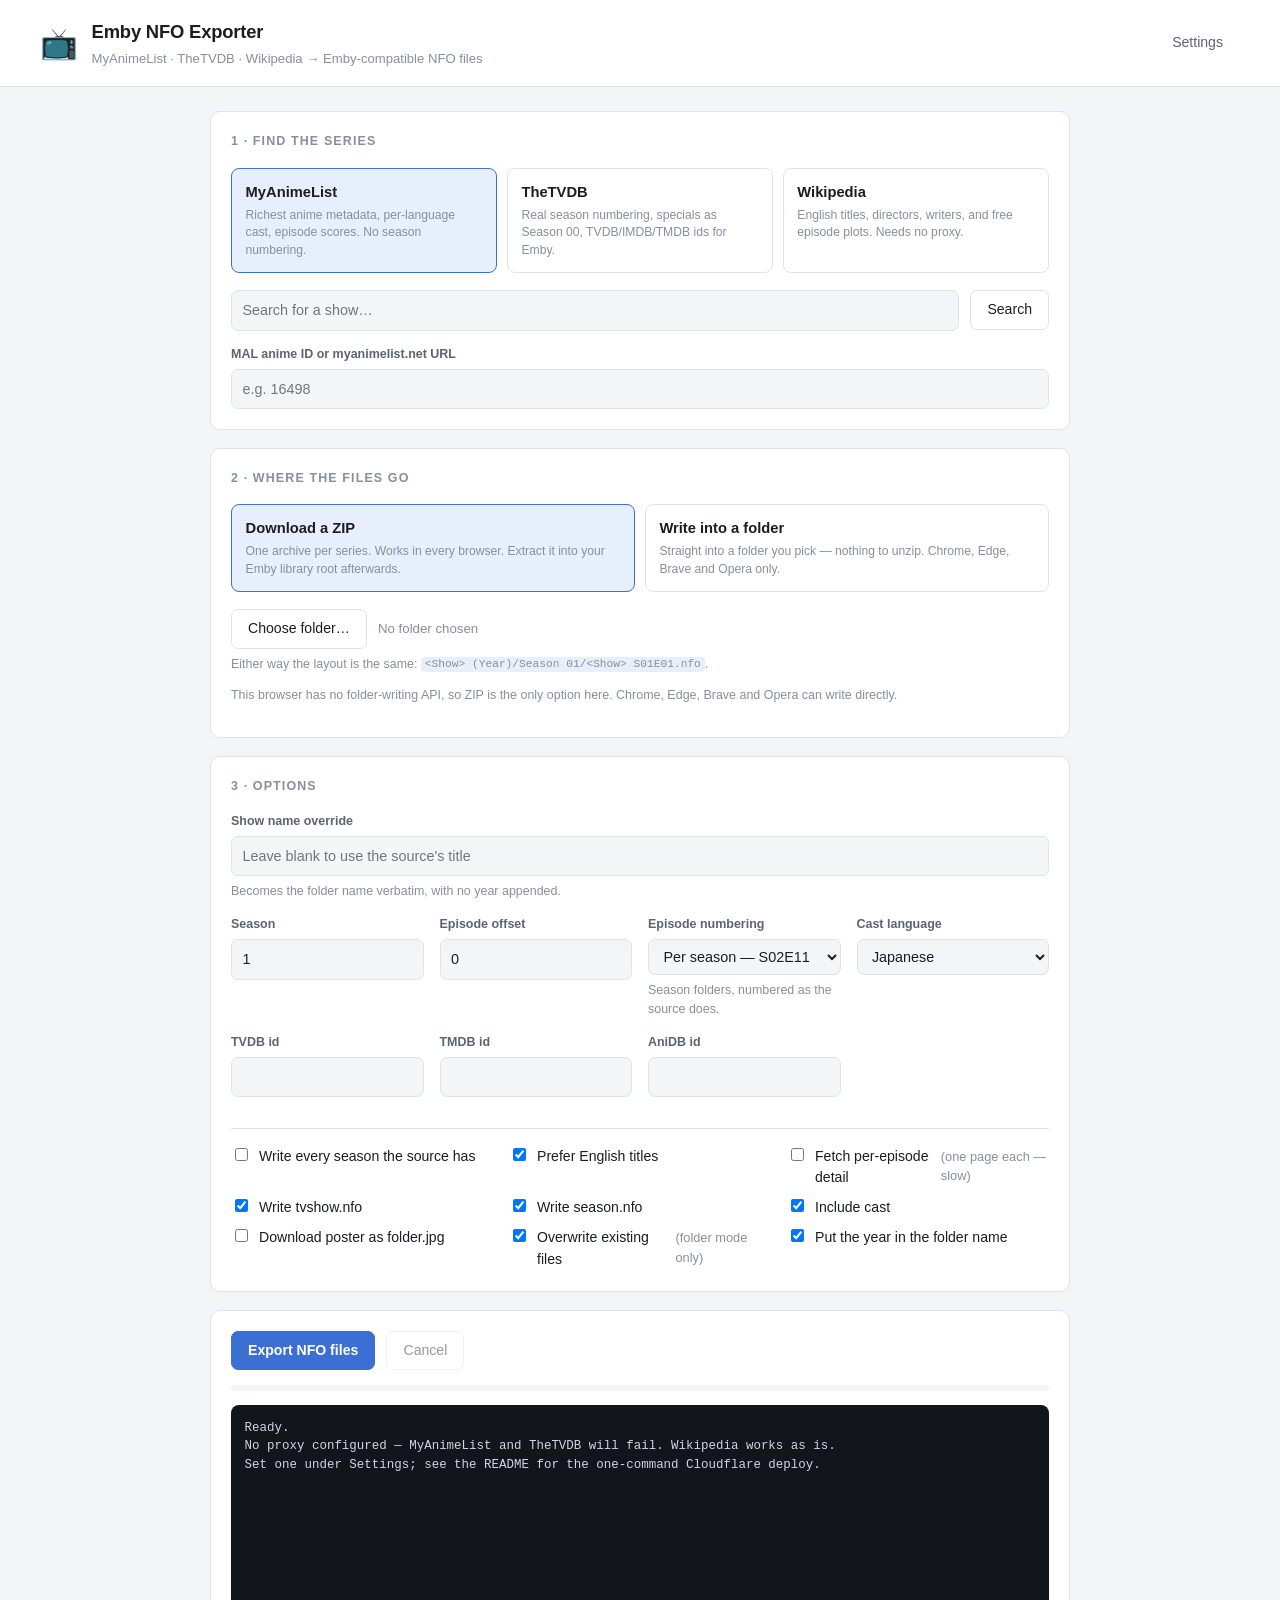
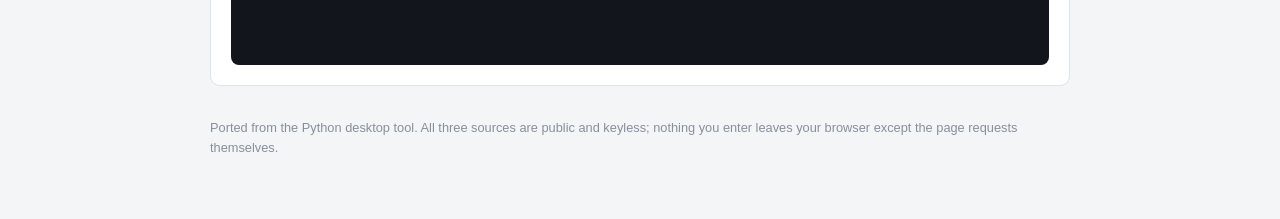
<file: web/index.html>
<!doctype html>
<html lang="en">
<head>
<meta charset="utf-8">
<meta name="viewport" content="width=device-width, initial-scale=1">
<title>Emby NFO Exporter</title>
<meta name="description" content="Scrape episode metadata from MyAnimeList, TheTVDB or Wikipedia and write Emby-compatible NFO files straight into a folder.">
<link rel="icon" href="data:image/svg+xml,<svg xmlns='http://www.w3.org/2000/svg' viewBox='0 0 100 100'><text y='.9em' font-size='90'>📺</text></svg>">
<link rel="stylesheet" href="css/style.css">
</head>
<body>

<header class="topbar">
  <div class="brand">
    <span class="mark" aria-hidden="true">📺</span>
    <div>
      <h1>Emby NFO Exporter</h1>
      <p class="sub">MyAnimeList &middot; TheTVDB &middot; Wikipedia &rarr; Emby-compatible NFO files</p>
    </div>
  </div>
  <button type="button" id="settings-toggle" class="ghost" aria-expanded="false">Settings</button>
</header>


<section id="settings" class="panel settings" hidden>
  <h2>Settings</h2>
  <label class="field">
    <span class="label">CORS proxy URL</span>
    <input type="url" id="proxy-url" placeholder="https://nfo-proxy.your-name.workers.dev" spellcheck="false">
    <span class="hint">
      MyAnimeList and TheTVDB send no <code>Access-Control-Allow-Origin</code> header, so a
      browser can't read them directly. Deploy <code>worker/nfo-proxy.js</code> to Cloudflare
      Workers and paste its URL here. Wikipedia needs no proxy.
    </span>
  </label>
  <div class="row">
    <button type="button" id="proxy-test" class="secondary">Test proxy</button>
    <span id="proxy-status" class="status" role="status"></span>
  </div>
</section>

<main>
  <section class="panel">
    <h2>1 &middot; Find the series</h2>

    <div class="sources" role="radiogroup" aria-label="Data source">
      <label class="source">
        <input type="radio" name="source" value="mal" checked>
        <span class="source-body">
          <strong>MyAnimeList</strong>
          <em>Richest anime metadata, per-language cast, episode scores. No season numbering.</em>
        </span>
      </label>
      <label class="source">
        <input type="radio" name="source" value="tvdb">
        <span class="source-body">
          <strong>TheTVDB</strong>
          <em>Real season numbering, specials as Season 00, TVDB/IMDB/TMDB ids for Emby.</em>
        </span>
      </label>
      <label class="source">
        <input type="radio" name="source" value="wikipedia">
        <span class="source-body">
          <strong>Wikipedia</strong>
          <em>English titles, directors, writers, and free episode plots. Needs no proxy.</em>
        </span>
      </label>
    </div>

    <form id="search-form" class="row search-row">
      <input type="search" id="search-term" placeholder="Search for a show…" autocomplete="off" spellcheck="false">
      <button type="submit" id="search-button">Search</button>
    </form>

    <ul id="results" class="results" hidden></ul>
    <p id="search-status" class="status" role="status"></p>

    <label class="field">
      <span class="label" id="ref-label">MAL anime ID or myanimelist.net URL</span>
      <input type="text" id="ref" placeholder="e.g. 16498" spellcheck="false">
    </label>
  </section>

  <section class="panel">
    <h2>2 &middot; Where the files go</h2>

    <div class="sources two" role="radiogroup" aria-label="Output mode">
      <label class="source">
        <input type="radio" name="output-mode" value="zip" checked>
        <span class="source-body">
          <strong>Download a ZIP</strong>
          <em>One archive per series. Works in every browser. Extract it into your
            Emby library root afterwards.</em>
        </span>
      </label>
      <label class="source" id="folder-option">
        <input type="radio" name="output-mode" value="folder">
        <span class="source-body">
          <strong>Write into a folder</strong>
          <em>Straight into a folder you pick — nothing to unzip. Chrome, Edge,
            Brave and Opera only.</em>
        </span>
      </label>
    </div>

    <div class="row" id="folder-row" hidden>
      <button type="button" id="pick-folder">Choose folder…</button>
      <span id="folder-name" class="status">No folder chosen</span>
    </div>

    <p class="hint">
      Either way the layout is the same:
      <code>&lt;Show&gt; (Year)/Season 01/&lt;Show&gt; S01E01.nfo</code>.
    </p>
    <p class="hint" id="folder-unavailable" hidden>
      This browser has no folder-writing API, so ZIP is the only option here.
      Chrome, Edge, Brave and Opera can write directly.
    </p>
  </section>

  <section class="panel">
    <h2>3 &middot; Options</h2>

    <div class="options">
      <label class="field">
        <span class="label">Show name override</span>
        <input type="text" id="show-name" placeholder="Leave blank to use the source's title">
        <span class="hint">Becomes the folder name verbatim, with no year appended.</span>
      </label>

      <label class="field narrow">
        <span class="label">Season</span>
        <input type="number" id="season" value="1" min="0" step="1">
      </label>

      <label class="field narrow">
        <span class="label">Episode offset</span>
        <input type="number" id="episode-offset" value="0" step="1">
      </label>

      <label class="field narrow">
        <span class="label">Episode numbering</span>
        <select id="numbering">
          <option value="season">Per season — S02E11</option>
          <option value="absolute">Absolute — S01E37</option>
        </select>
        <span class="hint" id="numbering-hint"></span>
      </label>

      <label class="field narrow">
        <span class="label">Cast language</span>
        <select id="cast-language"></select>
      </label>

      <label class="field narrow">
        <span class="label">TVDB id</span>
        <input type="text" id="tvdb-id" spellcheck="false">
      </label>

      <label class="field narrow">
        <span class="label">TMDB id</span>
        <input type="text" id="tmdb-id" spellcheck="false">
      </label>

      <label class="field narrow">
        <span class="label">AniDB id</span>
        <input type="text" id="anidb-id" spellcheck="false">
      </label>
    </div>

    <div class="checks">
      <label><input type="checkbox" id="all-seasons"> Write every season the source has</label>
      <label><input type="checkbox" id="prefer-english" checked> Prefer English titles</label>
      <label><input type="checkbox" id="fetch-synopsis"> Fetch per-episode detail <em>(one page each — slow)</em></label>
      <label><input type="checkbox" id="write-tvshow" checked> Write tvshow.nfo</label>
      <label><input type="checkbox" id="write-season-nfo" checked> Write season.nfo</label>
      <label><input type="checkbox" id="include-cast" checked> Include cast</label>
      <label><input type="checkbox" id="download-poster"> Download poster as folder.jpg</label>
      <label><input type="checkbox" id="overwrite" checked> Overwrite existing files <em>(folder mode only)</em></label>
      <label><input type="checkbox" id="year-in-folder" checked> Put the year in the folder name</label>
    </div>
  </section>

  <section class="panel">
    <div class="row actions">
      <button type="button" id="export" class="primary">Export NFO files</button>
      <button type="button" id="cancel" class="secondary" disabled>Cancel</button>
      <span id="progress-label" class="status"></span>
    </div>
    <div class="progress"><div id="progress-bar"></div></div>
    <pre id="log" class="log" aria-live="polite"></pre>
  </section>
</main>

<footer>
  <p>
    Ported from the Python desktop tool. All three sources are public and keyless;
    nothing you enter leaves your browser except the page requests themselves.
  </p>
</footer>

<script type="module" src="js/app.js"></script>
</body>
</html>
</file>
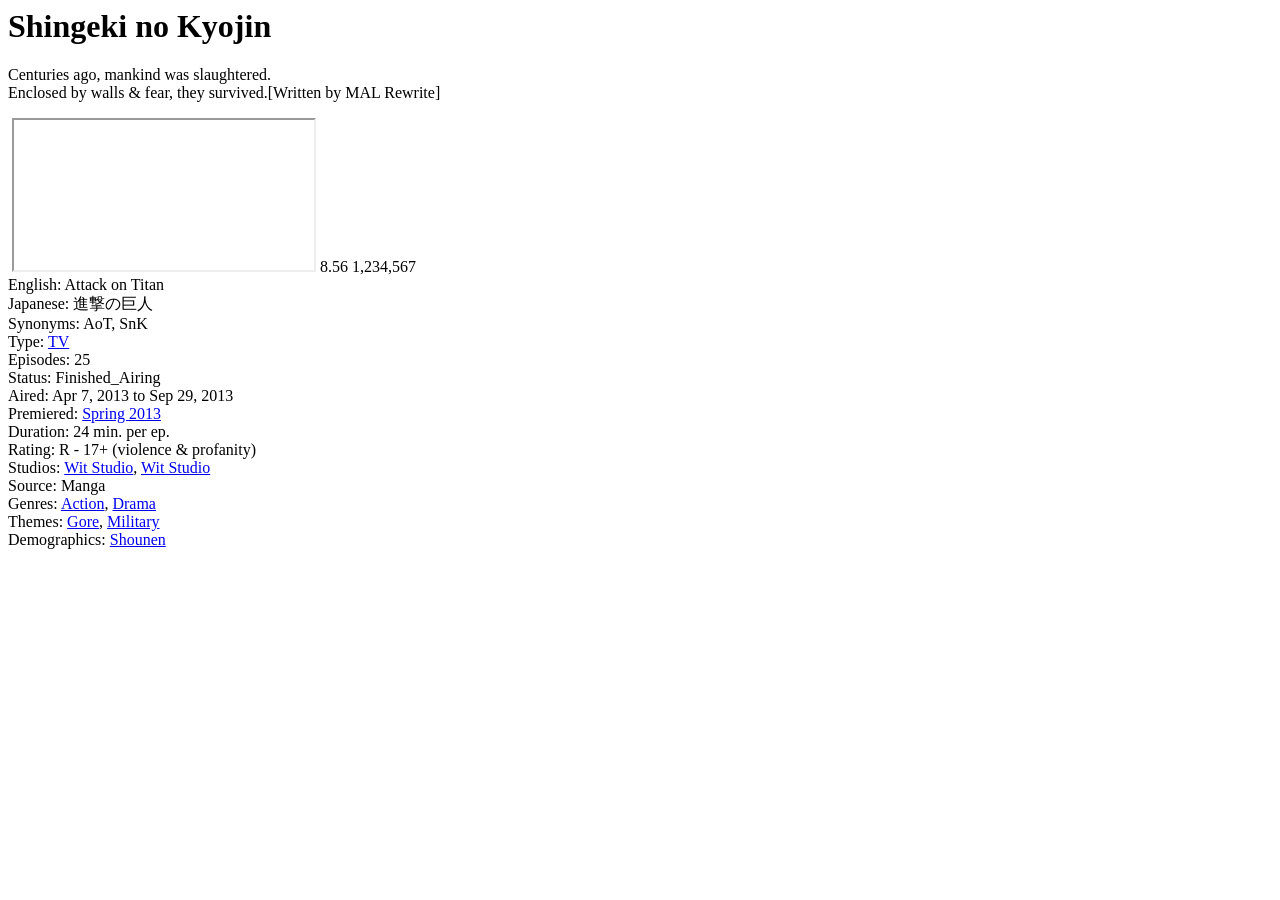
<file: web/test/fixtures/mal_show.html>
<html><body>
<h1 class="title-name h1_bold_none"><strong>Shingeki no Kyojin</strong></h1>
<p itemprop="description">Centuries ago, mankind was slaughtered.<br>
Enclosed by walls &amp; fear, they survived.[Written by MAL Rewrite]</p>
<img itemprop="image" data-src="https://cdn.myanimelist.net/r/200x300/images/anime/10/47347.jpg?s=abc" />
<iframe src="https://www.youtube-nocookie.com/embed/LHtdKWJdif4?enablejsapi=1"></iframe>
<span itemprop="ratingValue">8.56</span>
<span itemprop="ratingCount">1,234,567</span>
<div class="spaceit_pad"><span class="dark_text">English:</span> Attack on Titan</div>
<div class="spaceit_pad"><span class="dark_text">Japanese:</span> 進撃の巨人</div>
<div class="spaceit_pad"><span class="dark_text">Synonyms:</span> AoT, SnK</div>
<div class="spaceit_pad"><span class="dark_text">Type:</span> <a href="x">TV</a></div>
<div class="spaceit_pad"><span class="dark_text">Episodes:</span> 25</div>
<div class="spaceit_pad"><span class="dark_text">Status:</span> Finished_Airing</div>
<div class="spaceit_pad"><span class="dark_text">Aired:</span> Apr 7, 2013 to Sep 29, 2013</div>
<div class="spaceit_pad"><span class="dark_text">Premiered:</span> <a href="x">Spring 2013</a></div>
<div class="spaceit_pad"><span class="dark_text">Duration:</span> 24 min. per ep.</div>
<div class="spaceit_pad"><span class="dark_text">Rating:</span> R - 17+ (violence &amp; profanity)</div>
<div class="spaceit_pad"><span class="dark_text">Studios:</span> <a href="x">Wit Studio</a>, <a href="x">Wit Studio</a></div>
<div class="spaceit_pad"><span class="dark_text">Source:</span> Manga</div>
<div class="spaceit_pad"><span class="dark_text">Genres:</span> <a href="x">Action</a>, <a href="x">Drama</a></div>
<div class="spaceit_pad"><span class="dark_text">Themes:</span> <a href="x">Gore</a>, <a href="x">Military</a></div>
<div class="spaceit_pad"><span class="dark_text">Demographics:</span> <a href="x">Shounen</a></div>
</body></html>
</file>
<file: web/css/style.css>
:root {
  color-scheme: light dark;

  --bg: #f4f5f7;
  --panel: #ffffff;
  --panel-edge: #dfe2e8;
  --ink: #1a1d23;
  --ink-dim: #5b6472;
  --ink-faint: #868f9d;
  --accent: #3b6fd4;
  --accent-ink: #ffffff;
  --accent-soft: #e8effc;
  --ok: #1f7a44;
  --err: #b3261e;
  --log-bg: #12151b;
  --log-ink: #cfd6e0;
  --radius: 10px;
}

@media (prefers-color-scheme: dark) {
  :root {
    --bg: #0f1216;
    --panel: #171b21;
    --panel-edge: #262c35;
    --ink: #e6e9ee;
    --ink-dim: #a2acbb;
    --ink-faint: #6f7987;
    --accent: #6a9bf5;
    --accent-ink: #0d1117;
    --accent-soft: #1c2738;
    --ok: #4cc57f;
    --err: #ff7b6e;
    --log-bg: #0a0d11;
    --log-ink: #c3ccd8;
  }
}

* { box-sizing: border-box; }

body {
  margin: 0;
  padding: 0 0 3rem;
  background: var(--bg);
  color: var(--ink);
  font: 15px/1.55 -apple-system, BlinkMacSystemFont, "Segoe UI", Roboto, Helvetica, Arial, sans-serif;
}

code {
  font-family: ui-monospace, SFMono-Regular, Menlo, Consolas, monospace;
  font-size: 0.9em;
  background: var(--accent-soft);
  padding: 0.1em 0.35em;
  border-radius: 4px;
}

/* ---------------------------------------------------------------- topbar */

.topbar {
  display: flex;
  align-items: center;
  justify-content: space-between;
  gap: 1rem;
  padding: 1.1rem clamp(1rem, 4vw, 2.5rem);
  background: var(--panel);
  border-bottom: 1px solid var(--panel-edge);
  position: sticky;
  top: 0;
  z-index: 10;
}

.brand { display: flex; align-items: center; gap: 0.85rem; }
.mark { font-size: 1.9rem; line-height: 1; }
.topbar h1 { margin: 0; font-size: 1.15rem; letter-spacing: -0.01em; }
.sub { margin: 0.15rem 0 0; color: var(--ink-faint); font-size: 0.82rem; }

/* ---------------------------------------------------------------- layout */

main, .settings, .banner {
  max-width: 940px;
  margin: 0 auto;
  padding: 0 clamp(1rem, 4vw, 2.5rem);
}

main { display: flex; flex-direction: column; gap: 1.1rem; padding-top: 1.5rem; }

.panel {
  background: var(--panel);
  border: 1px solid var(--panel-edge);
  border-radius: var(--radius);
  padding: 1.25rem;
}

.panel h2 {
  margin: 0 0 1rem;
  font-size: 0.78rem;
  text-transform: uppercase;
  letter-spacing: 0.09em;
  color: var(--ink-faint);
  font-weight: 600;
}

.settings {
  margin-top: 1.5rem;
  background: var(--panel);
  border: 1px solid var(--panel-edge);
  border-radius: var(--radius);
  padding: 1.25rem;
  max-width: 940px;
}

@media (min-width: 1024px) {
  .settings { margin-left: auto; margin-right: auto; }
}

.banner {
  margin-top: 1.25rem;
  border-radius: var(--radius);
  padding: 0.9rem 1.1rem;
  font-size: 0.9rem;
  max-width: 940px;
}

.banner.error {
  background: color-mix(in srgb, var(--err) 12%, var(--panel));
  border: 1px solid color-mix(in srgb, var(--err) 35%, var(--panel-edge));
}

footer {
  max-width: 940px;
  margin: 2rem auto 0;
  padding: 0 clamp(1rem, 4vw, 2.5rem);
  color: var(--ink-faint);
  font-size: 0.8rem;
}

/* ---------------------------------------------------------------- fields */

.row { display: flex; align-items: center; gap: 0.7rem; flex-wrap: wrap; }
.search-row { margin-bottom: 0.9rem; }
.search-row input { flex: 1 1 240px; }

.field { display: block; margin-bottom: 0.9rem; }
.field:last-child { margin-bottom: 0; }
.label {
  display: block;
  font-size: 0.78rem;
  font-weight: 600;
  color: var(--ink-dim);
  margin-bottom: 0.3rem;
}
.hint {
  display: block;
  font-size: 0.78rem;
  color: var(--ink-faint);
  margin-top: 0.35rem;
  line-height: 1.5;
}

input[type="text"], input[type="url"], input[type="search"], input[type="number"], select {
  width: 100%;
  padding: 0.5rem 0.65rem;
  border: 1px solid var(--panel-edge);
  border-radius: 7px;
  background: var(--bg);
  color: var(--ink);
  font: inherit;
  font-size: 0.9rem;
}

input:focus-visible, select:focus-visible, button:focus-visible {
  outline: 2px solid var(--accent);
  outline-offset: 1px;
}

.options {
  display: grid;
  grid-template-columns: repeat(auto-fit, minmax(180px, 1fr));
  gap: 0 1rem;
}
.options .field:first-child { grid-column: 1 / -1; }

.checks {
  display: grid;
  grid-template-columns: repeat(auto-fit, minmax(250px, 1fr));
  gap: 0.45rem 1rem;
  margin-top: 1rem;
  padding-top: 1rem;
  border-top: 1px solid var(--panel-edge);
}
.checks label { display: flex; align-items: baseline; gap: 0.5rem; font-size: 0.88rem; }
.checks em { color: var(--ink-faint); font-size: 0.8rem; font-style: normal; }
.checks input { flex: none; }

/* ---------------------------------------------------------------- sources */

.sources {
  display: grid;
  grid-template-columns: repeat(auto-fit, minmax(200px, 1fr));
  gap: 0.6rem;
  margin-bottom: 1.1rem;
}

.sources.two { grid-template-columns: repeat(auto-fit, minmax(260px, 1fr)); }

.source {
  position: relative;
  display: block;
  border: 1px solid var(--panel-edge);
  border-radius: 8px;
  padding: 0.75rem 0.85rem;
  cursor: pointer;
  transition: border-color 0.12s, background 0.12s;
}
.source:hover { border-color: var(--accent); }
.source input { position: absolute; opacity: 0; pointer-events: none; }
.source:has(input:checked) { border-color: var(--accent); background: var(--accent-soft); }
.source-body strong { display: block; font-size: 0.92rem; margin-bottom: 0.2rem; }
.source-body em {
  display: block;
  font-style: normal;
  font-size: 0.76rem;
  color: var(--ink-faint);
  line-height: 1.45;
}

/* ---------------------------------------------------------------- results */

.results {
  list-style: none;
  margin: 0 0 0.9rem;
  padding: 0;
  max-height: 260px;
  overflow-y: auto;
  border: 1px solid var(--panel-edge);
  border-radius: 8px;
}
.results li { border-bottom: 1px solid var(--panel-edge); }
.results li:last-child { border-bottom: none; }
.results button {
  display: block;
  width: 100%;
  text-align: left;
  background: none;
  border: none;
  padding: 0.55rem 0.75rem;
  font: inherit;
  font-size: 0.88rem;
  color: var(--ink);
  cursor: pointer;
}
.results button:hover { background: var(--accent-soft); }
.results .meta { color: var(--ink-faint); font-size: 0.78rem; }

/* ---------------------------------------------------------------- buttons */

button {
  font: inherit;
  font-size: 0.88rem;
  font-weight: 500;
  padding: 0.5rem 1rem;
  border-radius: 7px;
  border: 1px solid var(--panel-edge);
  background: var(--panel);
  color: var(--ink);
  cursor: pointer;
}
button:hover:not(:disabled) { border-color: var(--accent); }
button:disabled { opacity: 0.45; cursor: default; }

button.primary {
  background: var(--accent);
  border-color: var(--accent);
  color: var(--accent-ink);
  font-weight: 600;
}
button.ghost { border-color: transparent; color: var(--ink-dim); }

.actions { margin-bottom: 0.9rem; }

/* ---------------------------------------------------------------- progress */

.status { font-size: 0.83rem; color: var(--ink-faint); }
.status.ok { color: var(--ok); }
.status.err { color: var(--err); }

.progress {
  height: 6px;
  background: var(--bg);
  border-radius: 3px;
  overflow: hidden;
  margin-bottom: 0.9rem;
}
#progress-bar {
  height: 100%;
  width: 0;
  background: var(--accent);
  transition: width 0.15s ease-out;
}

.log {
  margin: 0;
  padding: 0.85rem;
  background: var(--log-bg);
  color: var(--log-ink);
  border-radius: 8px;
  font-family: ui-monospace, SFMono-Regular, Menlo, Consolas, monospace;
  font-size: 0.78rem;
  line-height: 1.5;
  height: 260px;
  overflow: auto;
  white-space: pre-wrap;
  word-break: break-word;
}
</file>
